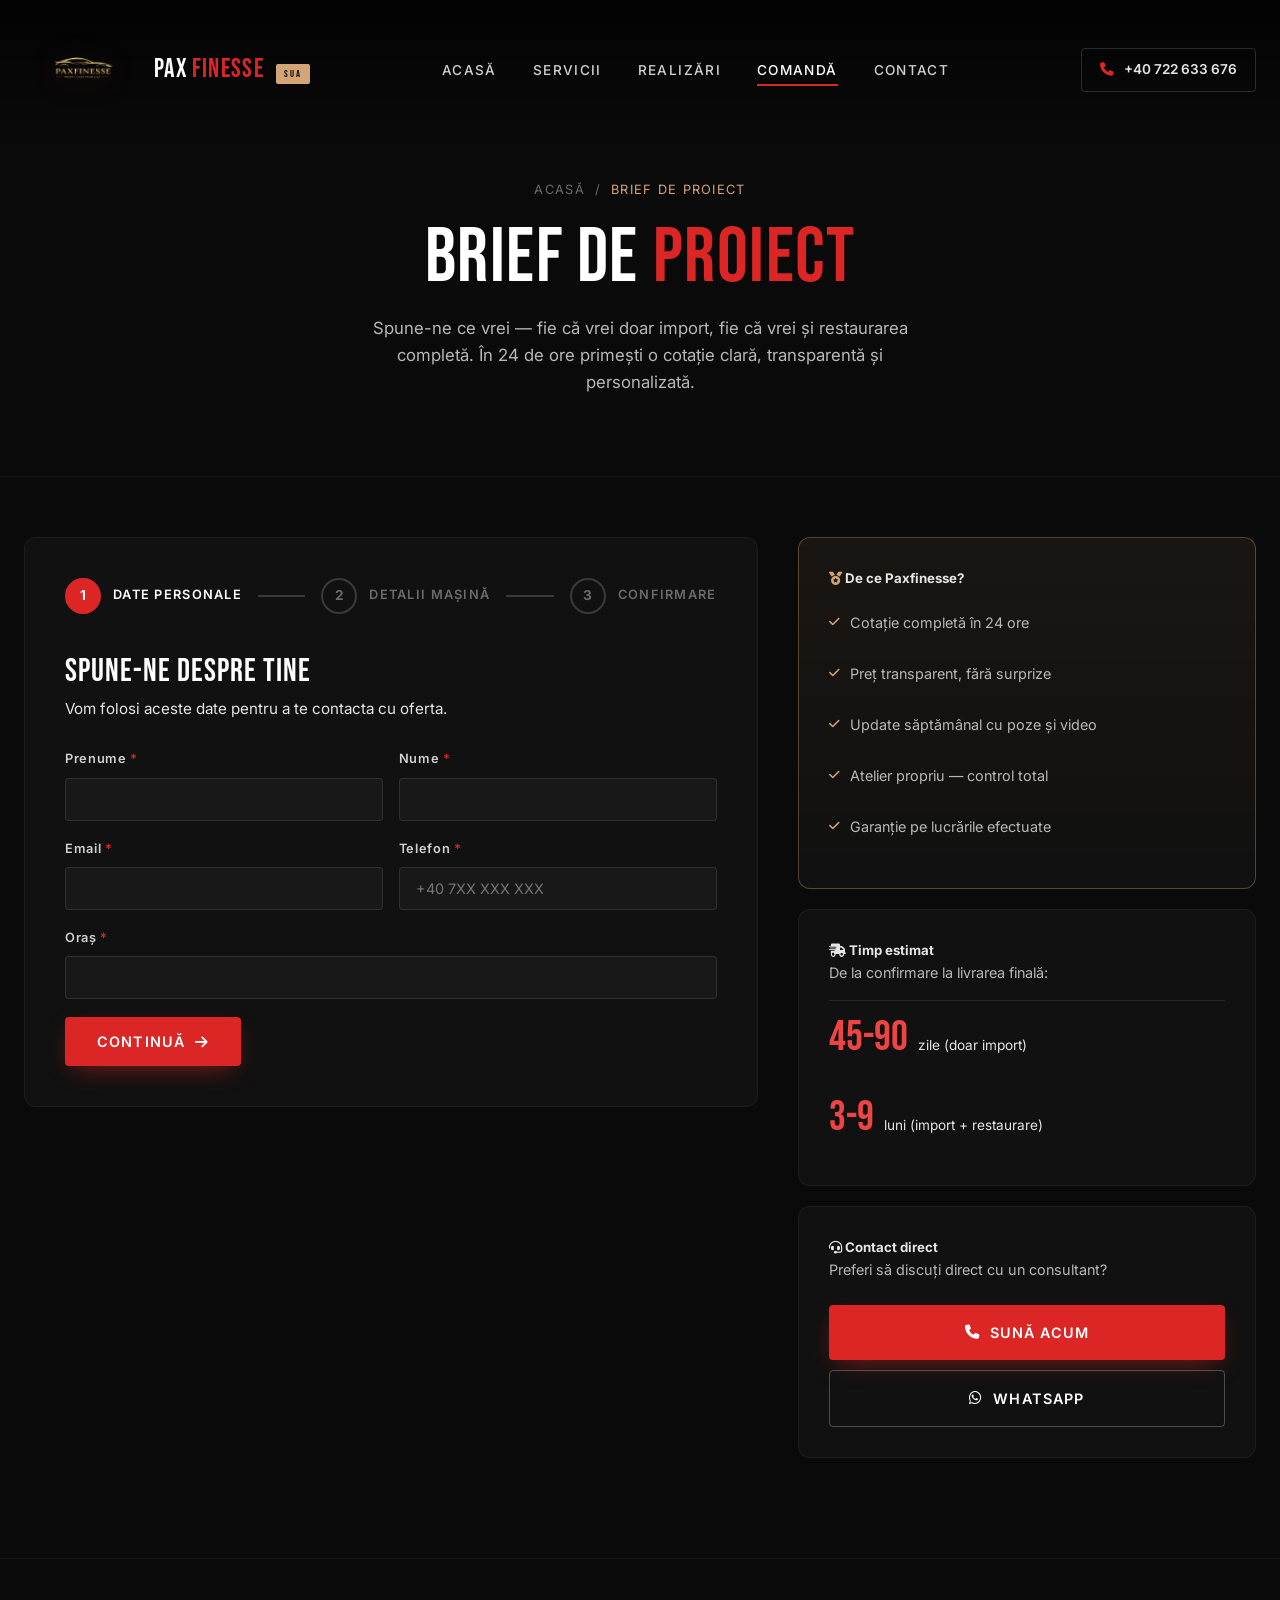
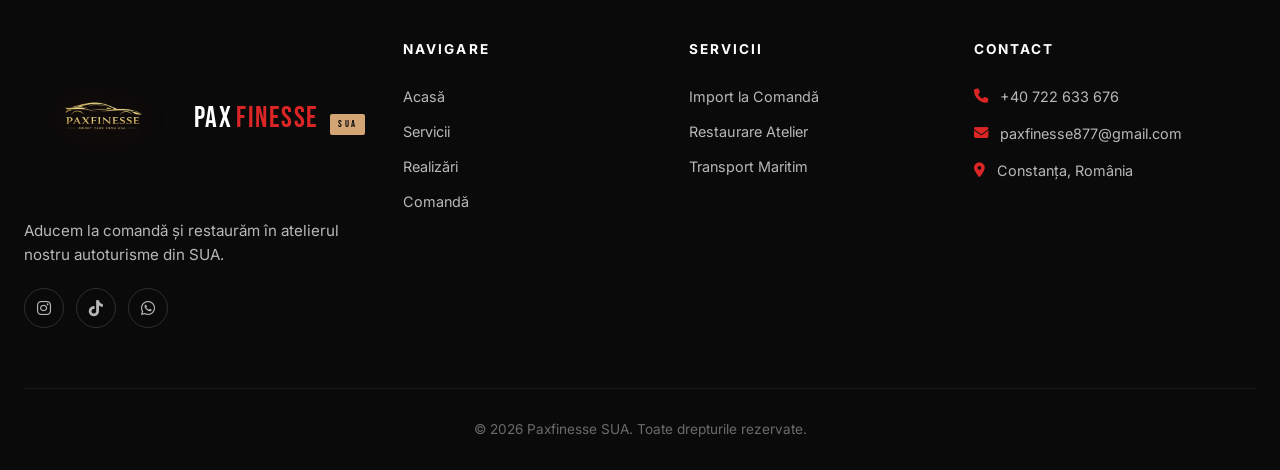
<file: comanda.html>
<!DOCTYPE html>
<html lang="ro">
<head>
    <meta charset="UTF-8">
    <meta name="viewport" content="width=device-width, initial-scale=1.0">
    <title>Brief de Proiect — Paxfinesse SUA</title>
    <link rel="preconnect" href="https://fonts.googleapis.com">
    <link rel="preconnect" href="https://fonts.gstatic.com" crossorigin>
    <link href="https://fonts.googleapis.com/css2?family=Bebas+Neue&family=Inter:wght@300;400;500;600;700;800&family=Playfair+Display:ital,wght@1,400;1,500&display=swap" rel="stylesheet">
    <link rel="stylesheet" href="https://cdnjs.cloudflare.com/ajax/libs/font-awesome/6.5.0/css/all.min.css">
    <link rel="stylesheet" href="css/style.css">
</head>
<body>

<!-- NAVBAR -->
<nav class="navbar scrolled" id="navbar">
    <div class="nav-inner">
        <a href="index.html" class="brand">
            <img src="assets/paxfinesse-logo.png" alt="Paxfinesse SUA" class="brand-logo">
            <span class="brand-text">
                <span class="b-pax">PAX</span><span class="b-fin">FINESSE</span>
                <span class="b-sua">SUA</span>
            </span>
        </a>
        <ul class="nav-menu" id="navMenu">
            <li><a href="index.html">Acasă</a></li>
            <li><a href="index.html#servicii">Servicii</a></li>
            <li><a href="stoc.html">Realizări</a></li>
            <li><a href="comanda.html" class="active">Comandă</a></li>
            <li><a href="index.html#contact">Contact</a></li>
        </ul>
        <div class="nav-cta">
            <a href="tel:+40722633676" class="nav-phone">
                <i class="fas fa-phone"></i>
                <span>+40 722 633 676</span>
            </a>
            <button class="hamburger" id="burger" aria-label="Meniu">
                <span></span><span></span><span></span>
            </button>
        </div>
    </div>
</nav>

<!-- PAGE HERO -->
<section class="page-hero">
    <div class="container">
        <div class="page-hero-inner">
            <div class="breadcrumb">
                <a href="index.html">Acasă</a> / <span>Brief de Proiect</span>
            </div>
            <h1>Brief de <span class="text-red">Proiect</span></h1>
            <p>Spune-ne ce vrei — fie că vrei doar import, fie că vrei și restaurarea completă. În 24 de ore primești o cotație clară, transparentă și personalizată.</p>
        </div>
    </div>
</section>

<!-- ORDER -->
<section class="order-section">
    <div class="container">
        <div class="order-layout">

            <!-- LEFT: Form -->
            <div class="order-card">

                <!-- Steps bar -->
                <div class="steps-bar">
                    <div class="step-item active" data-step="1">
                        <div class="step-num">1</div>
                        <div class="step-label">Date Personale</div>
                    </div>
                    <div class="step-line"></div>
                    <div class="step-item" data-step="2">
                        <div class="step-num">2</div>
                        <div class="step-label">Detalii Mașină</div>
                    </div>
                    <div class="step-line"></div>
                    <div class="step-item" data-step="3">
                        <div class="step-num">3</div>
                        <div class="step-label">Confirmare</div>
                    </div>
                </div>

                <form id="orderForm" action="https://formsubmit.co/paxfinesse877@gmail.com" method="POST" novalidate>
                    <input type="hidden" name="_subject" id="hidden_subject">
                    <input type="hidden" name="_replyto" id="hidden_replyto">
                    <input type="hidden" name="message" id="hidden_message">
                    <input type="hidden" name="_captcha" value="false">
                    <input type="hidden" name="_template" value="table">
                    <input type="text" name="_honey" style="display:none" tabindex="-1" autocomplete="off">

                    <!-- STEP 1 -->
                    <div class="form-step active" data-step="1">
                        <h3 class="form-step-title">Spune-ne despre tine</h3>
                        <p class="form-step-sub">Vom folosi aceste date pentru a te contacta cu oferta.</p>

                        <div class="form-row">
                            <div class="form-group">
                                <label>Prenume <span class="text-red">*</span></label>
                                <input type="text" class="text-input" name="firstName" id="firstName" required>
                            </div>
                            <div class="form-group">
                                <label>Nume <span class="text-red">*</span></label>
                                <input type="text" class="text-input" name="lastName" id="lastName" required>
                            </div>
                        </div>

                        <div class="form-row">
                            <div class="form-group">
                                <label>Email <span class="text-red">*</span></label>
                                <input type="email" class="text-input" name="email" id="email" required>
                            </div>
                            <div class="form-group">
                                <label>Telefon <span class="text-red">*</span></label>
                                <input type="tel" class="text-input" name="phone" id="phone" required placeholder="+40 7XX XXX XXX">
                            </div>
                        </div>

                        <div class="form-group">
                            <label>Oraș <span class="text-red">*</span></label>
                            <input type="text" class="text-input" name="city" id="city" required>
                        </div>

                        <div class="form-actions">
                            <span></span>
                            <button type="button" class="btn btn-primary" data-next>
                                Continuă <i class="fas fa-arrow-right"></i>
                            </button>
                        </div>
                    </div>

                    <!-- STEP 2 -->
                    <div class="form-step" data-step="2">
                        <h3 class="form-step-title">Detalii despre proiectul tău</h3>
                        <p class="form-step-sub">Cu cât mai multe detalii, cu atât mai bună oferta noastră.</p>

                        <div class="form-group">
                            <label>Ce serviciu vrei? <span class="text-red">*</span></label>
                            <div class="service-choice">
                                <label class="choice-card">
                                    <input type="radio" name="serviceType" value="import" required>
                                    <span class="choice-content">
                                        <i class="fas fa-flag-usa"></i>
                                        <strong>Doar Import</strong>
                                        <small>O găsim, o aducem, o înmatriculăm</small>
                                    </span>
                                </label>
                                <label class="choice-card">
                                    <input type="radio" name="serviceType" value="full" required>
                                    <span class="choice-content">
                                        <i class="fas fa-tools"></i>
                                        <strong>Import + Restaurare</strong>
                                        <small>Pachet complet în atelierul nostru</small>
                                    </span>
                                </label>
                                <label class="choice-card">
                                    <input type="radio" name="serviceType" value="consult" required>
                                    <span class="choice-content">
                                        <i class="fas fa-comments"></i>
                                        <strong>Consultanță</strong>
                                        <small>Nu sunt încă sigur, vreau să discutăm</small>
                                    </span>
                                </label>
                            </div>
                        </div>

                        <div class="form-row">
                            <div class="form-group">
                                <label>Marca <span class="text-red">*</span></label>
                                <input type="text" class="text-input" name="carBrand" id="carBrand" required placeholder="Ex: Ford, Chevy, Dodge...">
                            </div>
                            <div class="form-group">
                                <label>Model <span class="text-red">*</span></label>
                                <input type="text" class="text-input" name="carModel" id="carModel" required placeholder="Ex: Mustang, Camaro, Charger">
                            </div>
                        </div>

                        <div class="form-row">
                            <div class="form-group">
                                <label>An (sau interval)</label>
                                <input type="text" class="text-input" name="carYear" id="carYear" placeholder="Ex: 2018-2022 sau 1969">
                            </div>
                            <div class="form-group">
                                <label>Buget total (€) <span class="text-red">*</span></label>
                                <input type="text" class="text-input" name="budget" id="budget" required placeholder="Ex: 50000">
                            </div>
                        </div>

                        <div class="form-group">
                            <label>Stare finală dorită</label>
                            <select class="select-input" name="desiredCondition" id="desiredCondition">
                                <option value="">Alege starea dorită...</option>
                                <option value="daily">Daily driver — fiabil, frumos, gata de drum</option>
                                <option value="showroom">Showroom — perfect, ca nouă</option>
                                <option value="resto-mod">Resto-Mod — vintage cu interior modern</option>
                                <option value="track">Track-ready — modificări de performanță</option>
                                <option value="concours">Concours — restaurare la nivel de muzeu</option>
                                <option value="original">Original — doar păstrat și îmbunătățit</option>
                            </select>
                        </div>

                        <div class="form-row">
                            <div class="form-group">
                                <label>Culoare preferată</label>
                                <input type="text" class="text-input" name="carColor" id="carColor" placeholder="Ex: Negru, Roșu Granat">
                            </div>
                            <div class="form-group">
                                <label>VIN (dacă ai deja o mașină identificată)</label>
                                <input type="text" class="text-input" name="vinNumber" id="vinNumber" placeholder="17 caractere">
                            </div>
                        </div>

                        <div class="form-group">
                            <label>Note suplimentare / Modificări dorite</label>
                            <textarea class="text-input" name="extras" id="extras" rows="4" placeholder="Ex: jante 20'', eșapament aftermarket, scaune din piele, panoramic, lift kit..."></textarea>
                        </div>

                        <div class="form-actions">
                            <button type="button" class="btn btn-outline" data-prev>
                                <i class="fas fa-arrow-left"></i> Înapoi
                            </button>
                            <button type="button" class="btn btn-primary" data-next>
                                Continuă <i class="fas fa-arrow-right"></i>
                            </button>
                        </div>
                    </div>

                    <!-- STEP 3 -->
                    <div class="form-step" data-step="3">
                        <h3 class="form-step-title">Verifică și trimite</h3>
                        <p class="form-step-sub">Asigură-te că toate datele sunt corecte înainte de a trimite.</p>

                        <div class="review-block" id="reviewBlock"></div>

                        <div class="checkbox-row" style="margin-top:24px">
                            <input type="checkbox" id="agreeTerms" required>
                            <label for="agreeTerms">
                                Sunt de acord cu <a href="#" style="color:var(--red-bright)">termenii și condițiile</a> serviciului.
                            </label>
                        </div>

                        <div class="checkbox-row">
                            <input type="checkbox" id="agreeGdpr">
                            <label for="agreeGdpr">
                                Doresc să primesc oferte periodice prin email (opțional).
                            </label>
                        </div>

                        <div class="form-actions">
                            <button type="button" class="btn btn-outline" data-prev>
                                <i class="fas fa-arrow-left"></i> Înapoi
                            </button>
                            <button type="submit" class="btn btn-primary">
                                <i class="fas fa-paper-plane"></i> Trimite Cererea
                            </button>
                        </div>
                    </div>

                </form>

                <!-- Success state -->
                <div class="success-state" id="successState" style="display:none">
                    <div class="success-ico">
                        <i class="fas fa-check"></i>
                    </div>
                    <h2>Briful tău a fost trimis!</h2>
                    <p>Mulțumim! Un consultant Paxfinesse SUA te va contacta în maxim 24 de ore cu o cotație completă și opțiuni de proiect.</p>
                    <a href="stoc.html" class="btn btn-primary">
                        <i class="fas fa-images"></i> Explorează Realizările
                    </a>
                </div>

            </div>

            <!-- RIGHT: Aside -->
            <aside class="order-aside">

                <div class="aside-card gold">
                    <h5><i class="fas fa-medal"></i> De ce Paxfinesse?</h5>
                    <ul class="aside-list">
                        <li><i class="fas fa-check"></i> Cotație completă în 24 ore</li>
                        <li><i class="fas fa-check"></i> Preț transparent, fără surprize</li>
                        <li><i class="fas fa-check"></i> Update săptămânal cu poze și video</li>
                        <li><i class="fas fa-check"></i> Atelier propriu — control total</li>
                        <li><i class="fas fa-check"></i> Garanție pe lucrările efectuate</li>
                    </ul>
                </div>

                <div class="aside-card">
                    <h5><i class="fas fa-shipping-fast"></i> Timp estimat</h5>
                    <p>De la confirmare la livrarea finală:</p>
                    <div class="aside-stat">
                        <span class="big">45-90</span>
                        <span class="small">zile (doar import)</span>
                    </div>
                    <div class="aside-stat" style="border-top:none;padding-top:6px">
                        <span class="big">3-9</span>
                        <span class="small">luni (import + restaurare)</span>
                    </div>
                </div>

                <div class="aside-card">
                    <h5><i class="fas fa-headset"></i> Contact direct</h5>
                    <p>Preferi să discuți direct cu un consultant?</p>
                    <a href="tel:+40722633676" class="btn btn-primary btn-block" style="margin-top:14px">
                        <i class="fas fa-phone"></i> Sună Acum
                    </a>
                    <a href="https://wa.me/40722633676" class="btn btn-outline btn-block" style="margin-top:10px">
                        <i class="fab fa-whatsapp"></i> WhatsApp
                    </a>
                </div>

            </aside>

        </div>
    </div>
</section>

<!-- FOOTER -->
<footer class="footer" id="contact">
    <div class="container">
        <div class="footer-grid">
            <div class="footer-about">
                <a href="index.html" class="brand brand-footer">
                    <img src="assets/paxfinesse-logo.png" alt="Paxfinesse SUA" class="brand-logo">
                    <span class="brand-text">
                        <span class="b-pax">PAX</span><span class="b-fin">FINESSE</span>
                        <span class="b-sua">SUA</span>
                    </span>
                </a>
                <p>Aducem la comandă și restaurăm în atelierul nostru autoturisme din SUA.</p>
                <div class="socials">
                    <a href="https://www.instagram.com/paxfinessepax/" target="_blank" rel="noopener noreferrer" aria-label="Instagram"><i class="fab fa-instagram"></i></a>
                    <a href="https://www.tiktok.com/@paxfinesse?_t=ZN-8yZHqIfmm4E&_r=1&fbclid=PAZXh0bgNhZW0CMTEAc3J0YwZhcHBfaWQPOTM2NjE5NzQzMzkyNDU5AAGn2TuDAbLvphgei1O01tbaapVm8dabhwW_PqKula9Um7e5-4xDob9JzGexZbg_aem_R9yHzOPv0Os4jZHswV5WrA" target="_blank" rel="noopener noreferrer" aria-label="TikTok"><i class="fab fa-tiktok"></i></a>
                    <a href="#" aria-label="WhatsApp"><i class="fab fa-whatsapp"></i></a>
                </div>
            </div>
            <div>
                <h5>Navigare</h5>
                <div class="footer-links">
                    <a href="index.html">Acasă</a>
                    <a href="index.html#servicii">Servicii</a>
                    <a href="stoc.html">Realizări</a>
                    <a href="comanda.html">Comandă</a>
                </div>
            </div>
            <div>
                <h5>Servicii</h5>
                <div class="footer-links">
                    <a href="index.html#servicii">Import la Comandă</a>
                    <a href="index.html#servicii">Restaurare Atelier</a>
                    <a href="index.html#detalii-servicii">Transport Maritim</a>
                </div>
            </div>
            <div>
                <h5>Contact</h5>
                <ul class="footer-contact">
                    <li><i class="fas fa-phone"></i> +40 722 633 676</li>
                    <li><i class="fas fa-envelope"></i> paxfinesse877@gmail.com</li>
                    <li><i class="fas fa-map-marker-alt"></i> Constanța, România</li>
                </ul>
            </div>
        </div>
        <div class="footer-bottom">
            <p>&copy; 2026 Paxfinesse SUA. Toate drepturile rezervate.</p>
        </div>
    </div>
</footer>

<script src="js/main.js"></script>
</body>
</html>
</file>
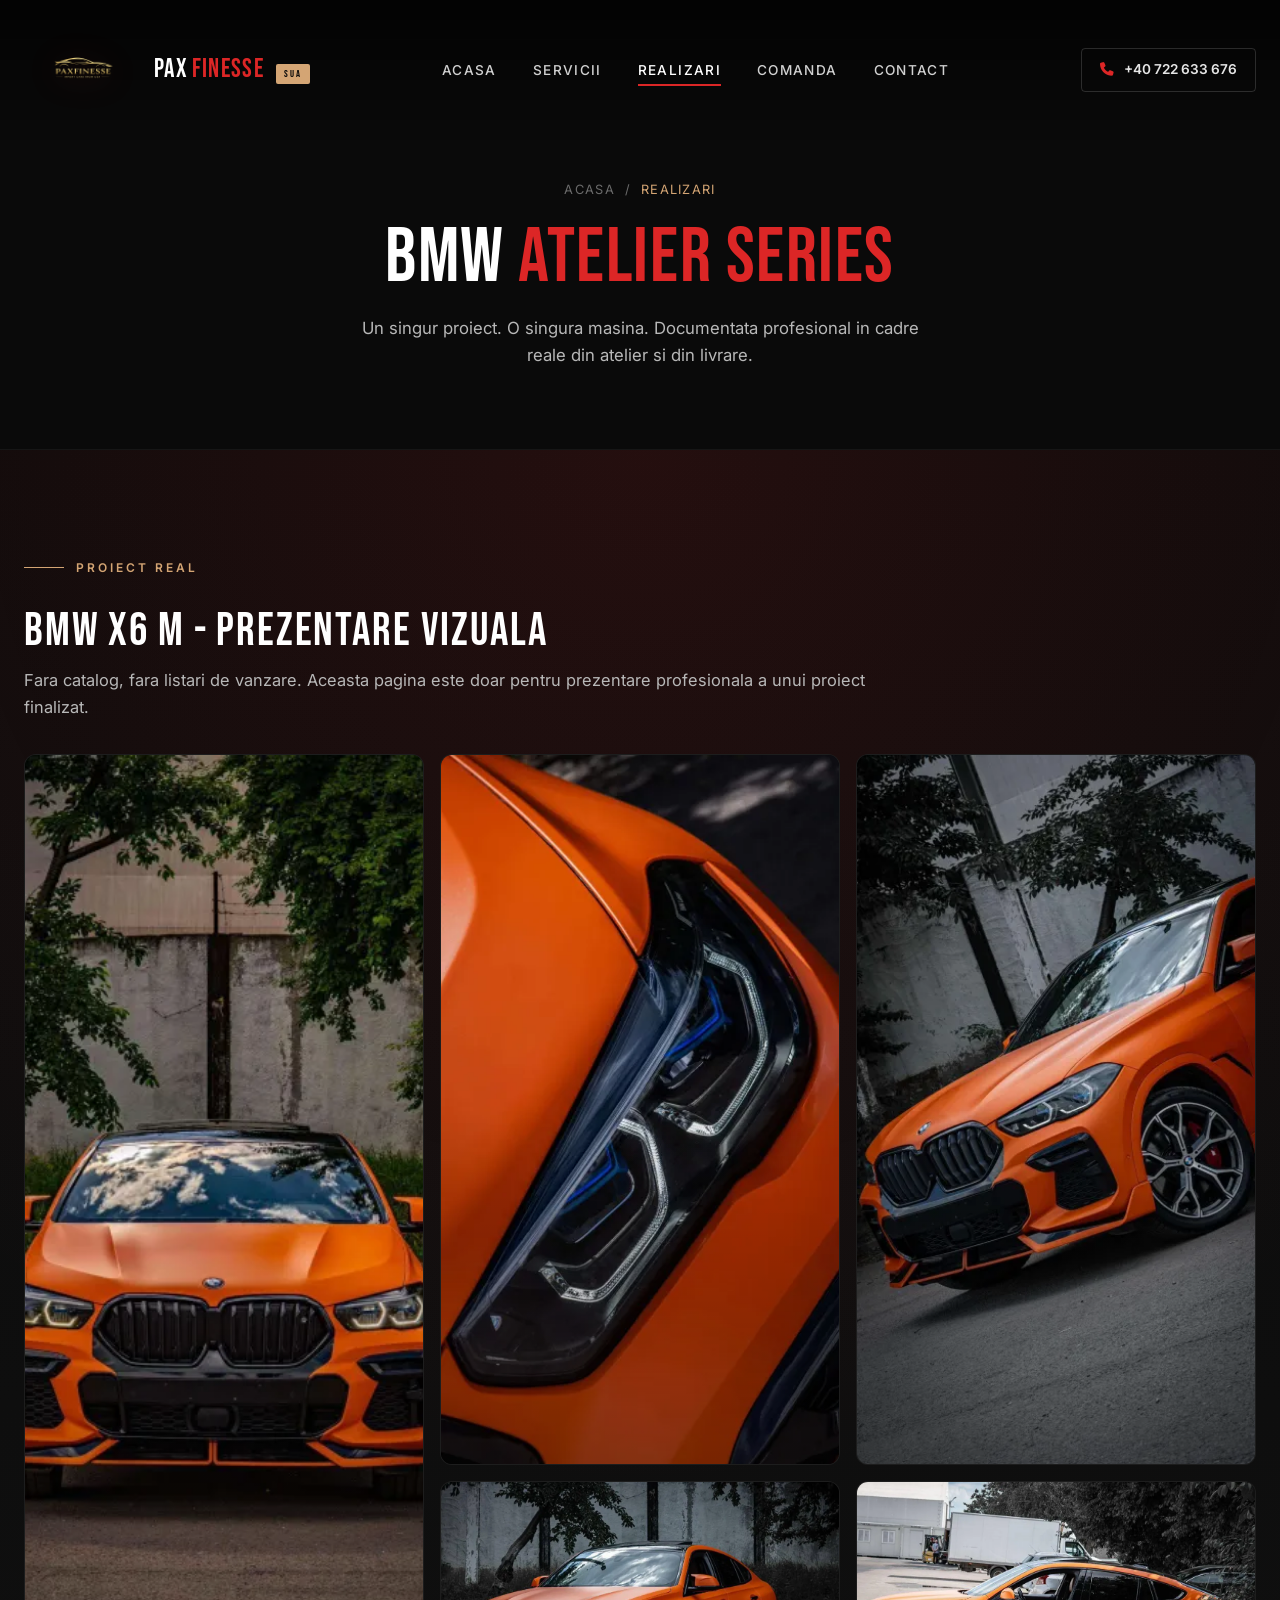
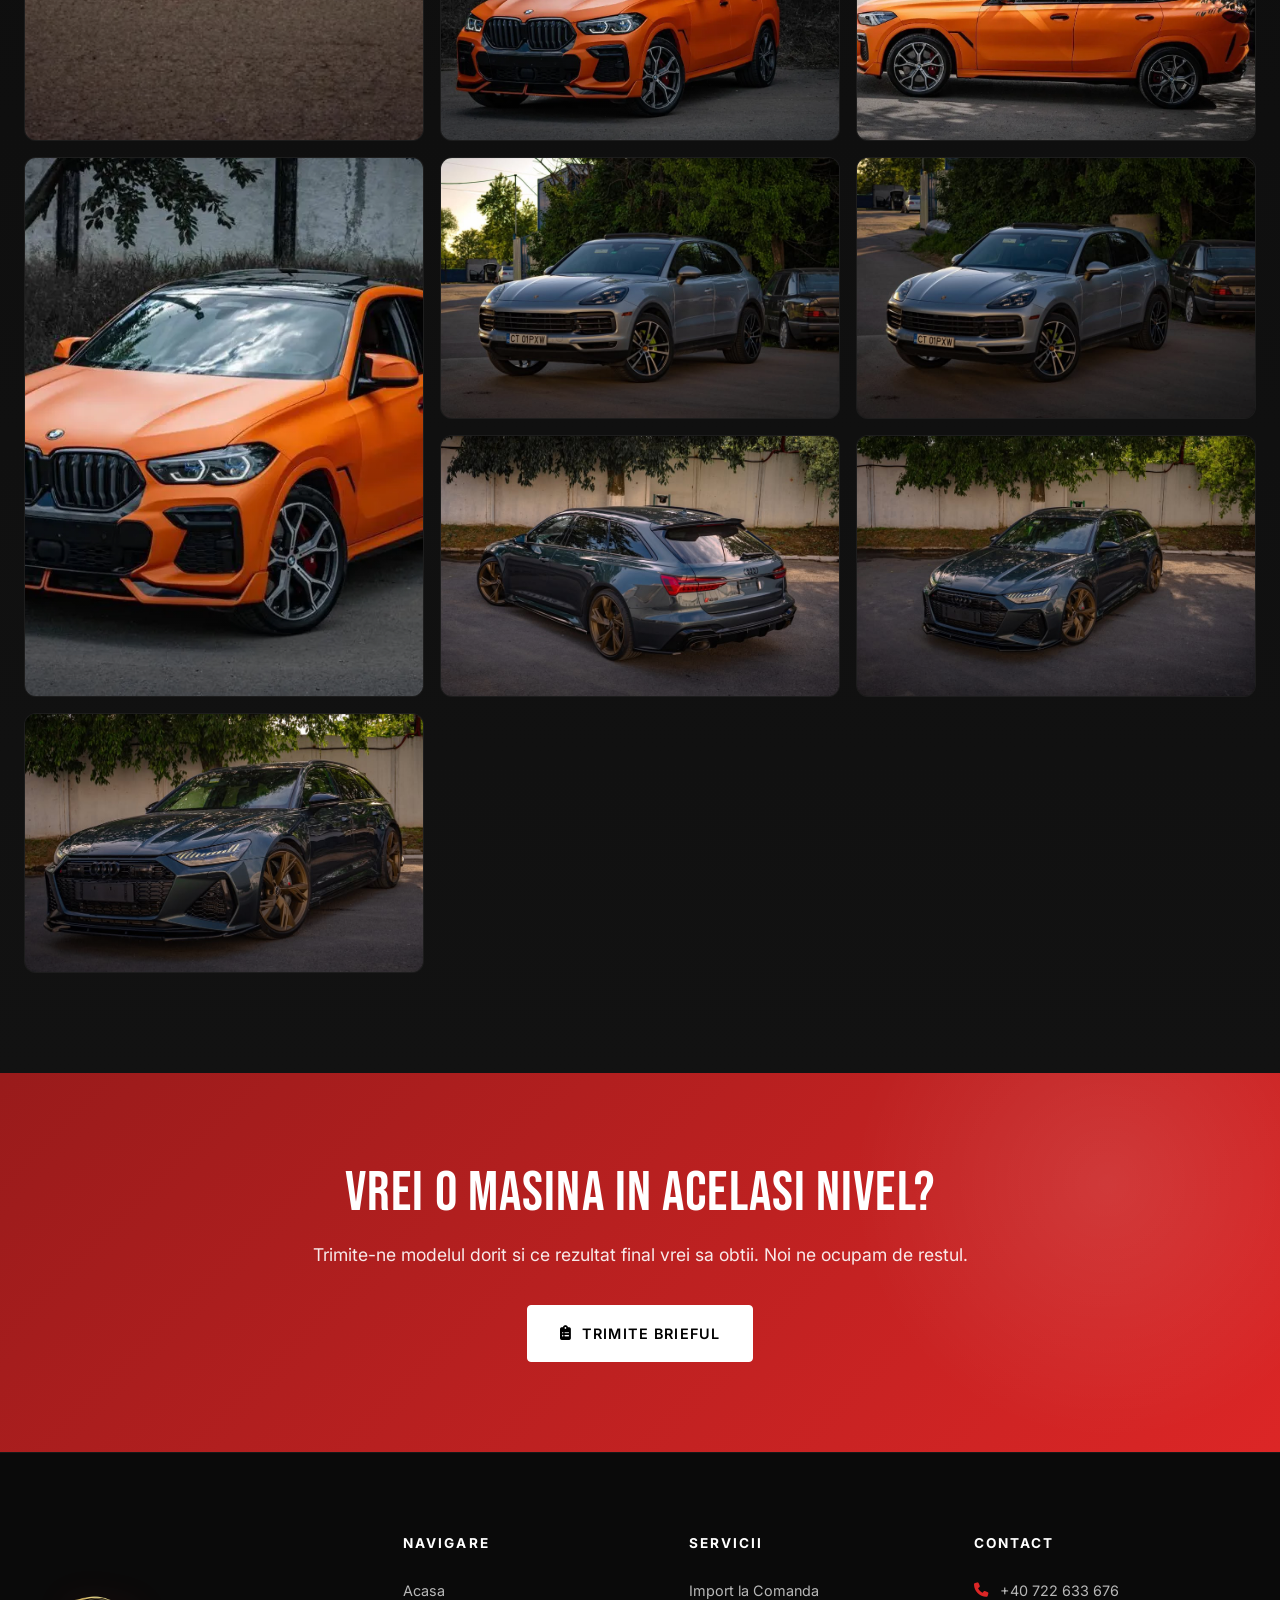
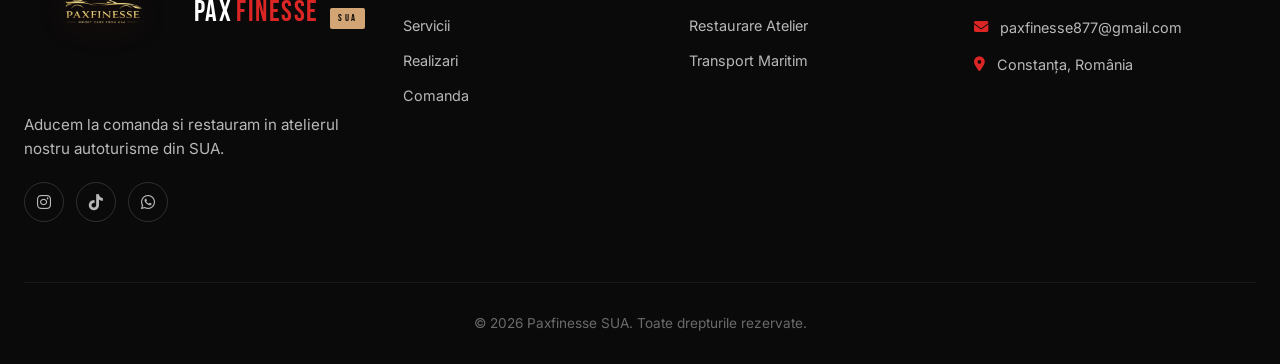
<file: stoc.html>
<!DOCTYPE html>
<html lang="ro">
<head>
    <meta charset="UTF-8">
    <meta name="viewport" content="width=device-width, initial-scale=1.0">
    <title>Realizari BMW - Paxfinesse SUA</title>
    <link rel="preconnect" href="https://fonts.googleapis.com">
    <link rel="preconnect" href="https://fonts.gstatic.com" crossorigin>
    <link href="https://fonts.googleapis.com/css2?family=Bebas+Neue&family=Inter:wght@300;400;500;600;700;800&family=Playfair+Display:ital,wght@1,400;1,500&display=swap" rel="stylesheet">
    <link rel="stylesheet" href="https://cdnjs.cloudflare.com/ajax/libs/font-awesome/6.5.0/css/all.min.css">
    <link rel="stylesheet" href="css/style.css">
</head>
<body>

<nav class="navbar scrolled" id="navbar">
    <div class="nav-inner">
        <a href="index.html" class="brand">
            <img src="assets/paxfinesse-logo.png" alt="Paxfinesse SUA" class="brand-logo">
            <span class="brand-text">
                <span class="b-pax">PAX</span><span class="b-fin">FINESSE</span>
                <span class="b-sua">SUA</span>
            </span>
        </a>
        <ul class="nav-menu" id="navMenu">
            <li><a href="index.html">Acasa</a></li>
            <li><a href="index.html#servicii">Servicii</a></li>
            <li><a href="stoc.html" class="active">Realizari</a></li>
            <li><a href="comanda.html">Comanda</a></li>
            <li><a href="index.html#contact">Contact</a></li>
        </ul>
        <div class="nav-cta">
            <a href="tel:+40722633676" class="nav-phone">
                <i class="fas fa-phone"></i>
                <span>+40 722 633 676</span>
            </a>
            <button class="hamburger" id="burger" aria-label="Meniu">
                <span></span><span></span><span></span>
            </button>
        </div>
    </div>
</nav>

<section class="page-hero">
    <div class="container">
        <div class="page-hero-inner">
            <div class="breadcrumb">
                <a href="index.html">Acasa</a> / <span>Realizari</span>
            </div>
            <h1>BMW <span class="text-red">Atelier Series</span></h1>
            <p>Un singur proiect. O singura masina. Documentata profesional in cadre reale din atelier si din livrare.</p>
        </div>
    </div>
</section>

<section class="bmw-showcase">
    <div class="container">
        <div class="showcase-head">
            <span class="section-tag">Proiect Real</span>
            <h2>BMW X6 M - prezentare vizuala</h2>
            <p>
                Fara catalog, fara listari de vanzare. Aceasta pagina este doar pentru prezentare profesionala a unui proiect finalizat.
            </p>
        </div>

        <div class="bmw-grid">
            <figure class="bmw-shot tall">
                <img src="assets/IMG_20260612_000949_321.webp" alt="BMW X6 M frontal" loading="lazy">
            </figure>
            <figure class="bmw-shot">
                <img src="assets/IMG_20260612_000946_788.webp" alt="BMW X6 M detaliu far" loading="lazy">
            </figure>
            <figure class="bmw-shot">
                <img src="assets/IMG_20260612_000951_574.webp" alt="BMW X6 M perspectiva fata stanga" loading="lazy">
            </figure>
            <figure class="bmw-shot">
                <img src="assets/IMG_20260612_000953_868.webp" alt="BMW X6 M detaliu lateral" loading="lazy">
            </figure>
            <figure class="bmw-shot">
                <img src="assets/IMG_20260612_000956_229.webp" alt="BMW X6 M cadru artistic" loading="lazy">
            </figure>
            <figure class="bmw-shot tall">
                <img src="assets/IMG_20260612_000958_269.webp" alt="BMW X6 M cadru complet" loading="lazy">
            </figure>
            <figure class="bmw-shot">
                <img src="assets/SaveClip.App_711075610_18354099130211871_6722053334261822704_n.jpg" alt="BMW X6 M cadru nou 1" loading="lazy">
            </figure>
            <figure class="bmw-shot">
                <img src="assets/SaveClip.App_713584309_18354099118211871_6463940160038033407_n.jpg" alt="BMW X6 M cadru nou 2" loading="lazy">
            </figure>
            <figure class="bmw-shot">
                <img src="assets/SaveClip.App_720065084_18355068247211871_617337419636845752_n.jpg" alt="BMW X6 M cadru nou 3" loading="lazy">
            </figure>
            <figure class="bmw-shot">
                <img src="assets/SaveClip.App_720509391_18355068220211871_6113708146447368324_n.jpg" alt="BMW X6 M cadru nou 4" loading="lazy">
            </figure>
            <figure class="bmw-shot">
                <img src="assets/SaveClip.App_720588480_18355068226211871_8601685038327622659_n.jpg" alt="BMW X6 M cadru nou 5" loading="lazy">
            </figure>
        </div>
    </div>
</section>

<section class="cta-banner">
    <div class="container">
        <div class="cta-content">
            <h2>Vrei o masina in acelasi nivel?</h2>
            <p>Trimite-ne modelul dorit si ce rezultat final vrei sa obtii. Noi ne ocupam de restul.</p>
            <a href="comanda.html" class="btn btn-outline" style="background:#fff;color:#000;border-color:#fff">
                <i class="fas fa-clipboard-list"></i> Trimite Brieful
            </a>
        </div>
    </div>
</section>

<footer class="footer" id="contact">
    <div class="container">
        <div class="footer-grid">
            <div class="footer-about">
                <a href="index.html" class="brand brand-footer">
                    <img src="assets/paxfinesse-logo.png" alt="Paxfinesse SUA" class="brand-logo">
                    <span class="brand-text">
                        <span class="b-pax">PAX</span><span class="b-fin">FINESSE</span>
                        <span class="b-sua">SUA</span>
                    </span>
                </a>
                <p>Aducem la comanda si restauram in atelierul nostru autoturisme din SUA.</p>
                <div class="socials">
                    <a href="https://www.instagram.com/paxfinessepax/" target="_blank" rel="noopener noreferrer" aria-label="Instagram"><i class="fab fa-instagram"></i></a>
                    <a href="https://www.tiktok.com/@paxfinesse?_t=ZN-8yZHqIfmm4E&_r=1&fbclid=PAZXh0bgNhZW0CMTEAc3J0YwZhcHBfaWQPOTM2NjE5NzQzMzkyNDU5AAGn2TuDAbLvphgei1O01tbaapVm8dabhwW_PqKula9Um7e5-4xDob9JzGexZbg_aem_R9yHzOPv0Os4jZHswV5WrA" target="_blank" rel="noopener noreferrer" aria-label="TikTok"><i class="fab fa-tiktok"></i></a>
                    <a href="#" aria-label="WhatsApp"><i class="fab fa-whatsapp"></i></a>
                </div>
            </div>
            <div>
                <h5>Navigare</h5>
                <div class="footer-links">
                    <a href="index.html">Acasa</a>
                    <a href="index.html#servicii">Servicii</a>
                    <a href="stoc.html">Realizari</a>
                    <a href="comanda.html">Comanda</a>
                </div>
            </div>
            <div>
                <h5>Servicii</h5>
                <div class="footer-links">
                    <a href="index.html#servicii">Import la Comanda</a>
                    <a href="index.html#servicii">Restaurare Atelier</a>
                    <a href="index.html#detalii-servicii">Transport Maritim</a>
                </div>
            </div>
            <div>
                <h5>Contact</h5>
                <ul class="footer-contact">
                    <li><i class="fas fa-phone"></i> +40 722 633 676</li>
                    <li><i class="fas fa-envelope"></i> paxfinesse877@gmail.com</li>
                    <li><i class="fas fa-map-marker-alt"></i> Constanța, România</li>
                </ul>
            </div>
        </div>
        <div class="footer-bottom">
            <p>&copy; 2026 Paxfinesse SUA. Toate drepturile rezervate.</p>
        </div>
    </div>
</footer>

<script>
(() => {
    const nav = document.getElementById('navbar');
    const burger = document.getElementById('burger');
    const menu = document.getElementById('navMenu');

    const onScroll = () => nav.classList.toggle('scrolled', window.scrollY > 30);
    window.addEventListener('scroll', onScroll, { passive: true });
    onScroll();

    burger.addEventListener('click', () => {
        burger.classList.toggle('active');
        menu.classList.toggle('open');
    });

    menu.querySelectorAll('a').forEach((a) => {
        a.addEventListener('click', () => {
            burger.classList.remove('active');
            menu.classList.remove('open');
        });
    });
})();
</script>
</body>
</html>
</file>
<file: css/style.css>
/* ==========================================================================
   PAXFINESSE SUA — Premium Car Import Stylesheet
   Palette: jet black, crimson red, champagne gold accent
   ========================================================================== */

/* ---------- RESET ---------- */
*, *::before, *::after { margin: 0; padding: 0; box-sizing: border-box; }
html { scroll-behavior: smooth; -webkit-text-size-adjust: 100%; }
body {
    font-family: 'Inter', -apple-system, BlinkMacSystemFont, sans-serif;
    background: #0a0a0a;
    color: #e5e5e5;
    line-height: 1.6;
    overflow-x: hidden;
    -webkit-font-smoothing: antialiased;
}
img, svg { max-width: 100%; display: block; }
a { color: inherit; text-decoration: none; transition: color .25s ease; }
button { font-family: inherit; cursor: pointer; border: none; background: none; color: inherit; }
input, select, textarea { font-family: inherit; font-size: 1rem; }
ul { list-style: none; }

/* ---------- TOKENS ---------- */
:root {
    --black: #0a0a0a;
    --black-2: #111111;
    --black-3: #181818;
    --gray-900: #1f1f1f;
    --gray-800: #2a2a2a;
    --gray-700: #3a3a3a;
    --gray-500: #6b6b6b;
    --gray-300: #b8b8b8;
    --gray-200: #d1d1d1;
    --white: #ffffff;
    --red: #dc2626;
    --red-bright: #ef4444;
    --red-dark: #991b1b;
    --gold: #d4a574;
    --gold-bright: #e6bd8a;

    --font-body: 'Inter', sans-serif;
    --font-display: 'Bebas Neue', 'Inter', sans-serif;
    --font-serif: 'Playfair Display', serif;

    --container: 1280px;
    --radius: 4px;
    --radius-lg: 12px;
    --transition: cubic-bezier(.4,0,.2,1);

    --shadow-lg: 0 25px 50px -12px rgba(0,0,0,0.5);
    --shadow-red: 0 12px 40px -10px rgba(220,38,38,0.45);
}

/* ---------- TYPOGRAPHY ---------- */
h1, h2, h3, h4 { font-family: var(--font-display); font-weight: 400; letter-spacing: 0.02em; color: var(--white); line-height: 1.1; }
.text-red { color: var(--red); }
.text-gold { color: var(--gold); }
.text-white { color: var(--white); }

/* ---------- LAYOUT ---------- */
.container {
    width: 100%;
    max-width: var(--container);
    margin: 0 auto;
    padding: 0 24px;
}
.section { padding: 100px 0; }
.section-tag {
    display: inline-flex;
    align-items: center;
    gap: 12px;
    font-size: 0.75rem;
    font-weight: 600;
    letter-spacing: 0.25em;
    text-transform: uppercase;
    color: var(--gold);
    margin-bottom: 20px;
}
.section-tag::before {
    content: '';
    width: 40px; height: 1px;
    background: var(--gold);
}
.section-header { text-align: center; max-width: 720px; margin: 0 auto 70px; }
.section-header h2 {
    font-size: clamp(2.2rem, 4.5vw, 3.8rem);
    margin-bottom: 16px;
}
.section-header p { color: var(--gray-300); font-size: 1.05rem; }

/* ---------- BUTTONS ---------- */
.btn {
    display: inline-flex;
    align-items: center;
    justify-content: center;
    gap: 10px;
    padding: 16px 32px;
    font-weight: 600;
    font-size: 0.9rem;
    letter-spacing: 0.08em;
    text-transform: uppercase;
    border-radius: var(--radius);
    transition: all .3s var(--transition);
    position: relative;
    overflow: hidden;
    cursor: pointer;
}
.btn-primary {
    background: var(--red);
    color: var(--white);
    box-shadow: 0 8px 24px -8px rgba(220,38,38,0.6);
}
.btn-primary:hover {
    background: var(--red-bright);
    transform: translateY(-2px);
    box-shadow: 0 14px 32px -8px rgba(220,38,38,0.7);
}
.btn-outline {
    background: transparent;
    color: var(--white);
    border: 1px solid rgba(255,255,255,0.25);
}
.btn-outline:hover {
    background: var(--white);
    color: var(--black);
    border-color: var(--white);
}
.btn-gold {
    background: var(--gold);
    color: var(--black);
}
.btn-gold:hover { background: var(--gold-bright); transform: translateY(-2px); }
.btn-sm { padding: 11px 22px; font-size: 0.75rem; }
.btn-block { width: 100%; }

/* ==========================================================================
   NAVBAR
   ========================================================================== */
.navbar {
    position: fixed;
    top: 0; left: 0; right: 0;
    z-index: 1000;
    padding: 10px 0;
    transition: all .4s var(--transition);
    background: linear-gradient(180deg, rgba(0,0,0,0.7) 0%, transparent 100%);
}
.navbar.scrolled {
    padding: 8px 0;
    background: rgba(10,10,10,0.95);
    backdrop-filter: blur(20px);
    -webkit-backdrop-filter: blur(20px);
    border-bottom: 1px solid rgba(255,255,255,0.06);
}
.nav-inner {
    max-width: var(--container);
    margin: 0 auto;
    padding: 0 24px;
    display: flex;
    align-items: center;
    justify-content: space-between;
    gap: 30px;
}
.brand {
    display: flex;
    align-items: center;
    gap: 10px;
    font-family: var(--font-display);
    font-size: 1.6rem;
    letter-spacing: 0.05em;
    text-decoration: none;
}
.brand-logo {
    height: 120px;
    width: auto;
    display: block;
    filter: drop-shadow(0 4px 16px rgba(220,38,38,0.35));
    transition: transform .35s ease, filter .35s ease;
}
.brand:hover .brand-logo {
    transform: scale(1.06) rotate(-2deg);
    filter: drop-shadow(0 4px 14px rgba(239,68,68,0.5));
}
.brand-text { display: flex; align-items: baseline; gap: 4px; }
.brand .b-pax { color: var(--white); }
.brand .b-fin { color: var(--red); }
.brand .b-sua {
    margin-left: 8px;
    padding: 2px 8px;
    font-size: 0.65rem;
    background: var(--gold);
    color: var(--black);
    border-radius: 2px;
    letter-spacing: 0.2em;
}
.nav-menu {
    display: flex;
    gap: 36px;
}
.nav-menu a {
    position: relative;
    font-size: 0.85rem;
    font-weight: 500;
    letter-spacing: 0.1em;
    text-transform: uppercase;
    color: var(--gray-200);
    padding: 8px 0;
}
.nav-menu a:hover,
.nav-menu a.active { color: var(--white); }
.nav-menu a::after {
    content: '';
    position: absolute;
    left: 0; bottom: 0;
    width: 0; height: 2px;
    background: var(--red);
    transition: width .3s var(--transition);
}
.nav-menu a:hover::after,
.nav-menu a.active::after { width: 100%; }

.nav-cta {
    display: flex;
    align-items: center;
    gap: 16px;
}
.nav-phone {
    display: flex;
    align-items: center;
    gap: 10px;
    padding: 10px 18px;
    border: 1px solid rgba(255,255,255,0.15);
    border-radius: var(--radius);
    font-size: 0.85rem;
    font-weight: 600;
    transition: all .3s var(--transition);
}
.nav-phone:hover { border-color: var(--red); color: var(--red); }
.nav-phone i { color: var(--red); }

/* Hamburger */
.hamburger {
    display: none;
    flex-direction: column;
    gap: 5px;
    padding: 8px;
    z-index: 1001;
}
.hamburger span {
    display: block;
    width: 24px; height: 2px;
    background: var(--white);
    transition: all .3s var(--transition);
}
.hamburger.active span:nth-child(1) { transform: translateY(7px) rotate(45deg); }
.hamburger.active span:nth-child(2) { opacity: 0; }
.hamburger.active span:nth-child(3) { transform: translateY(-7px) rotate(-45deg); }

/* ==========================================================================
   HERO
   ========================================================================== */
.hero {
    position: relative;
    min-height: 100vh;
    display: flex;
    align-items: center;
    overflow: hidden;
    background: var(--black);
}
.hero-bg {
    position: absolute;
    inset: 0;
    background-image: url('https://images.unsplash.com/photo-1492144534655-ae79c964c9d7?w=1920&q=80');
    background-size: cover;
    background-position: center;
    transform: scale(1.05);
    animation: heroZoom 20s ease-in-out infinite alternate;
}
@keyframes heroZoom {
    from { transform: scale(1.05); }
    to { transform: scale(1.15); }
}
.hero-overlay {
    position: absolute;
    inset: 0;
    background: linear-gradient(135deg, rgba(10,10,10,0.95) 0%, rgba(10,10,10,0.7) 50%, rgba(10,10,10,0.85) 100%);
}
.hero-grain {
    position: absolute;
    inset: 0;
    opacity: 0.08;
    background-image: url("data:image/svg+xml,%3Csvg viewBox='0 0 200 200' xmlns='http://www.w3.org/2000/svg'%3E%3Cfilter id='n'%3E%3CfeTurbulence type='fractalNoise' baseFrequency='0.9'/%3E%3C/filter%3E%3Crect width='100%25' height='100%25' filter='url(%23n)'/%3E%3C/svg%3E");
    pointer-events: none;
}
.hero-content {
    position: relative;
    z-index: 2;
    width: 100%;
    max-width: var(--container);
    margin: 0 auto;
    padding: 120px 24px 80px;
}
.hero-badge {
    display: inline-flex;
    align-items: center;
    gap: 12px;
    padding: 8px 16px;
    background: rgba(220,38,38,0.12);
    border: 1px solid rgba(220,38,38,0.3);
    border-radius: 100px;
    font-size: 0.75rem;
    letter-spacing: 0.2em;
    text-transform: uppercase;
    color: var(--red-bright);
    font-weight: 600;
    margin-bottom: 28px;
    animation: fadeUp .8s var(--transition) both;
}
.hero h1 {
    font-size: clamp(3rem, 8vw, 7rem);
    line-height: 0.95;
    margin-bottom: 28px;
    max-width: 900px;
    animation: fadeUp .8s .1s var(--transition) both;
}
.hero h1 .accent {
    display: block;
    font-family: var(--font-serif);
    font-style: italic;
    font-weight: 400;
    font-size: 0.6em;
    color: var(--gold);
    margin-top: 8px;
}
.hero-subtitle {
    font-size: 1.15rem;
    color: var(--gray-300);
    max-width: 580px;
    margin-bottom: 40px;
    animation: fadeUp .8s .2s var(--transition) both;
}
.hero-actions {
    display: flex;
    gap: 16px;
    flex-wrap: wrap;
    margin-bottom: 80px;
    animation: fadeUp .8s .3s var(--transition) both;
}
.hero-stats {
    display: grid;
    grid-template-columns: repeat(auto-fit, minmax(180px, 1fr));
    gap: 40px;
    max-width: 800px;
    padding-top: 40px;
    border-top: 1px solid rgba(255,255,255,0.08);
    animation: fadeUp .8s .4s var(--transition) both;
}
.hero-stat { }
.hero-stat .num {
    display: block;
    font-family: var(--font-display);
    font-size: 3rem;
    color: var(--white);
    line-height: 1;
    margin-bottom: 8px;
}
.hero-stat .num .text-red { color: var(--red); }
.hero-stat .lbl {
    font-size: 0.75rem;
    letter-spacing: 0.25em;
    text-transform: uppercase;
    color: var(--gray-500);
}

.scroll-cue {
    position: absolute;
    bottom: 30px;
    left: 50%;
    transform: translateX(-50%);
    z-index: 2;
    display: flex;
    flex-direction: column;
    align-items: center;
    gap: 8px;
    color: var(--gray-300);
    font-size: 0.7rem;
    letter-spacing: 0.3em;
    text-transform: uppercase;
}
.scroll-cue .line {
    width: 1px;
    height: 40px;
    background: linear-gradient(to bottom, var(--gold), transparent);
    animation: scrollLine 2s ease-in-out infinite;
}
@keyframes scrollLine {
    0%, 100% { transform: scaleY(1); transform-origin: top; }
    50% { transform: scaleY(0.3); transform-origin: top; }
}
@keyframes fadeUp {
    from { opacity: 0; transform: translateY(30px); }
    to { opacity: 1; transform: translateY(0); }
}

/* ==========================================================================
   AUCTION PARTNERS STRIP
   ========================================================================== */
.partners {
    padding: 50px 0;
    background: var(--black-2);
    border-bottom: 1px solid rgba(255,255,255,0.05);
}
.partners-label {
    text-align: center;
    font-size: 0.7rem;
    letter-spacing: 0.3em;
    text-transform: uppercase;
    color: var(--gray-500);
    margin-bottom: 30px;
}
.partners-grid {
    display: flex;
    justify-content: center;
    align-items: center;
    gap: 60px;
    flex-wrap: wrap;
    opacity: 0.6;
}
.partner-logo {
    font-family: var(--font-display);
    font-size: 1.5rem;
    letter-spacing: 0.1em;
    color: var(--gray-300);
    transition: all .3s var(--transition);
}
.partner-logo:hover { color: var(--gold); opacity: 1; }

/* ---------- TOP BRANDS CAROUSEL ---------- */
.top-brands {
    padding: 90px 0 80px;
    background: linear-gradient(180deg, #0c0c0c 0%, #101010 100%);
    border-top: 1px solid rgba(255,255,255,0.06);
    border-bottom: 1px solid rgba(255,255,255,0.06);
}
.brand-carousel {
    position: relative;
    overflow: hidden;
    margin-top: 12px;
}
.brand-carousel::before,
.brand-carousel::after {
    content: '';
    position: absolute;
    top: 0;
    width: 120px;
    height: 100%;
    z-index: 2;
    pointer-events: none;
}
.brand-carousel::before {
    left: 0;
    background: linear-gradient(90deg, #0f0f0f 0%, transparent 100%);
}
.brand-carousel::after {
    right: 0;
    background: linear-gradient(270deg, #0f0f0f 0%, transparent 100%);
}
.brand-track {
    display: flex;
    align-items: center;
    gap: 18px;
    width: max-content;
    animation: brandMarquee 44s linear infinite;
    padding: 16px 0;
}
.brand-carousel:hover .brand-track { animation-play-state: paused; }
.brand-item {
    width: 170px;
    min-width: 170px;
    height: 96px;
    border-radius: 12px;
    background: rgba(255,255,255,0.03);
    border: 1px solid rgba(255,255,255,0.1);
    display: flex;
    align-items: center;
    justify-content: center;
    padding: 16px;
}
.brand-item img {
    max-width: 100%;
    max-height: 100%;
    object-fit: contain;
    filter: grayscale(1) contrast(1.05) brightness(0.92);
    opacity: 0.82;
    transition: filter .25s ease, opacity .25s ease, transform .25s ease;
}
.brand-item:hover img {
    filter: grayscale(0) contrast(1.08) brightness(1);
    opacity: 1;
    transform: scale(1.04);
}
@keyframes brandMarquee {
    from { transform: translateX(0); }
    to { transform: translateX(-50%); }
}
@media (max-width: 768px) {
    .brand-item {
        width: 140px;
        min-width: 140px;
        height: 84px;
    }
}

/* ==========================================================================
   USEFUL RESOURCES
   ========================================================================== */
.resources-useful {
    background: linear-gradient(180deg, #0d0d0d 0%, #121212 100%);
}
.resources-grid {
    display: grid;
    grid-template-columns: repeat(2, minmax(0, 1fr));
    gap: 24px;
}
.resource-card {
    background: var(--black-2);
    border: 1px solid rgba(255,255,255,0.08);
    border-radius: var(--radius-lg);
    padding: 34px 30px;
    transition: transform .25s ease, border-color .25s ease;
}
.resource-card:hover {
    transform: translateY(-4px);
    border-color: rgba(220,38,38,0.35);
}
.resource-head {
    display: flex;
    align-items: center;
    justify-content: space-between;
    gap: 16px;
    margin-bottom: 12px;
}
.resource-head h3 {
    margin: 0;
    font-family: var(--font-display);
    letter-spacing: 0.04em;
    color: var(--white);
    font-size: 1.9rem;
    display: flex;
    align-items: center;
    gap: 10px;
}
.resource-head h3 i {
    color: var(--red-bright);
    font-size: 1.1rem;
}
.resource-sub {
    color: var(--gray-300);
    margin-bottom: 14px;
}
.resource-list {
    margin: 0;
    padding-left: 20px;
    color: var(--gray-200);
    line-height: 1.7;
}
.resource-note {
    margin-top: 14px;
    color: var(--gold);
    font-size: 0.9rem;
    border-top: 1px solid rgba(255,255,255,0.08);
    padding-top: 12px;
}
@media (max-width: 900px) {
    .resources-grid {
        grid-template-columns: 1fr;
    }
    .resource-head {
        flex-direction: column;
        align-items: flex-start;
    }
}

/* ==========================================================================
   SERVICES
   ========================================================================== */
.services { background: var(--black); }
.services-grid {
    display: grid;
    grid-template-columns: repeat(auto-fit, minmax(280px, 1fr));
    gap: 24px;
}
.service-card {
    padding: 40px 32px;
    background: var(--black-2);
    border: 1px solid rgba(255,255,255,0.05);
    border-radius: var(--radius-lg);
    transition: all .4s var(--transition);
    opacity: 0;
    transform: translateY(30px);
    position: relative;
    overflow: hidden;
}
.service-card.visible {
    opacity: 1;
    transform: translateY(0);
}
.service-card::before {
    content: '';
    position: absolute;
    top: 0; left: 0;
    width: 100%; height: 3px;
    background: linear-gradient(90deg, var(--red), var(--gold));
    transform: scaleX(0);
    transform-origin: left;
    transition: transform .5s var(--transition);
}
.service-card:hover {
    border-color: rgba(220,38,38,0.3);
    transform: translateY(-6px);
    background: var(--black-3);
}
.service-card:hover::before { transform: scaleX(1); }
.service-icon {
    width: 60px; height: 60px;
    display: flex;
    align-items: center;
    justify-content: center;
    background: rgba(220,38,38,0.1);
    border-radius: var(--radius);
    color: var(--red);
    font-size: 1.5rem;
    margin-bottom: 24px;
    transition: all .3s var(--transition);
}
.service-card:hover .service-icon {
    background: var(--red);
    color: var(--white);
}
.service-card h3 {
    font-family: var(--font-body);
    font-size: 1.25rem;
    font-weight: 700;
    margin-bottom: 12px;
    color: var(--white);
}
.service-card p {
    color: var(--gray-300);
    font-size: 0.95rem;
}

/* ==========================================================================
   FEATURED CARS
   ========================================================================== */
.featured { background: var(--black-2); position: relative; }
.featured::before {
    content: '';
    position: absolute;
    top: 0; left: 0; right: 0; height: 1px;
    background: linear-gradient(90deg, transparent, rgba(212,165,116,0.3), transparent);
}
.cars-grid {
    display: grid;
    grid-template-columns: repeat(auto-fill, minmax(340px, 1fr));
    gap: 28px;
}
.car-card {
    background: var(--black-3);
    border-radius: var(--radius-lg);
    overflow: hidden;
    transition: all .4s var(--transition);
    border: 1px solid rgba(255,255,255,0.05);
    opacity: 0;
    transform: translateY(40px);
    cursor: pointer;
    display: flex;
    flex-direction: column;
}
.car-card.visible { opacity: 1; transform: translateY(0); }
.car-card:hover {
    transform: translateY(-8px);
    border-color: rgba(220,38,38,0.3);
    box-shadow: var(--shadow-lg);
}
.car-media {
    position: relative;
    aspect-ratio: 16/10;
    overflow: hidden;
    background: var(--gray-900);
}
.car-media img {
    width: 100%; height: 100%;
    object-fit: cover;
    transition: transform .8s var(--transition);
}
.car-card:hover .car-media img { transform: scale(1.08); }
.car-badges {
    position: absolute;
    top: 16px; left: 16px;
    display: flex;
    gap: 8px;
    flex-wrap: wrap;
}
.badge {
    padding: 6px 12px;
    font-size: 0.65rem;
    font-weight: 700;
    letter-spacing: 0.15em;
    text-transform: uppercase;
    border-radius: var(--radius);
    background: rgba(0,0,0,0.7);
    backdrop-filter: blur(10px);
    color: var(--white);
}
.badge-new { background: var(--red); }
.badge-hot { background: var(--gold); color: var(--black); }
.badge-low { background: rgba(34,197,94,0.9); }

.car-fav {
    position: absolute;
    top: 16px; right: 16px;
    width: 40px; height: 40px;
    display: flex;
    align-items: center;
    justify-content: center;
    background: rgba(0,0,0,0.6);
    backdrop-filter: blur(10px);
    border-radius: 50%;
    color: var(--white);
    font-size: 1rem;
    transition: all .3s var(--transition);
}
.car-fav:hover { background: var(--red); transform: scale(1.1); }
.car-fav.active { background: var(--red); color: var(--white); }
.car-fav.active i { font-weight: 900; }

.car-source {
    position: absolute;
    bottom: 16px; left: 16px;
    padding: 4px 10px;
    background: rgba(0,0,0,0.75);
    backdrop-filter: blur(10px);
    border-radius: var(--radius);
    font-size: 0.65rem;
    letter-spacing: 0.15em;
    text-transform: uppercase;
    color: var(--gold);
    font-weight: 600;
}

.car-body {
    padding: 24px;
    display: flex;
    flex-direction: column;
    flex: 1;
}
.car-title {
    font-family: var(--font-body);
    font-size: 1.15rem;
    font-weight: 700;
    color: var(--white);
    margin-bottom: 4px;
}
.car-sub {
    font-size: 0.8rem;
    color: var(--gold);
    letter-spacing: 0.1em;
    text-transform: uppercase;
    margin-bottom: 18px;
}
.car-specs {
    display: grid;
    grid-template-columns: repeat(2, 1fr);
    gap: 10px;
    padding: 16px 0;
    border-top: 1px solid rgba(255,255,255,0.06);
    border-bottom: 1px solid rgba(255,255,255,0.06);
    margin-bottom: 20px;
}
.spec {
    display: flex;
    align-items: center;
    gap: 8px;
    font-size: 0.8rem;
    color: var(--gray-300);
}
.spec i { color: var(--red); width: 14px; font-size: 0.85rem; }
.car-foot {
    display: flex;
    align-items: center;
    justify-content: space-between;
    margin-top: auto;
}
.car-price {
    display: flex;
    flex-direction: column;
}
.car-price .lbl {
    font-size: 0.65rem;
    letter-spacing: 0.2em;
    text-transform: uppercase;
    color: var(--gray-500);
}
.car-price .val {
    font-family: var(--font-display);
    font-size: 1.5rem;
    color: var(--white);
    line-height: 1;
}
.section-cta { text-align: center; margin-top: 60px; }

/* ==========================================================================
   PROCESS / HOW IT WORKS
   ========================================================================== */
.process { background: var(--black); }
.process-steps {
    display: grid;
    grid-template-columns: repeat(auto-fit, minmax(220px, 1fr));
    gap: 30px;
    position: relative;
}
.process-step {
    text-align: center;
    padding: 30px 20px;
    opacity: 0;
    transform: translateY(30px);
    transition: all .6s var(--transition);
}
.process-step.visible { opacity: 1; transform: translateY(0); }
.process-step .step-num {
    display: inline-block;
    font-family: var(--font-display);
    font-size: 4rem;
    color: transparent;
    -webkit-text-stroke: 1px var(--gold);
    line-height: 1;
    margin-bottom: 20px;
    transition: all .4s var(--transition);
}
.process-step:hover .step-num {
    color: var(--gold);
    -webkit-text-stroke: 1px var(--gold);
    transform: scale(1.1);
}
.process-step h3 {
    font-family: var(--font-body);
    font-size: 1.1rem;
    font-weight: 700;
    margin-bottom: 12px;
}
.process-step p { color: var(--gray-300); font-size: 0.9rem; }

/* ==========================================================================
   TESTIMONIALS
   ========================================================================== */
.testimonials { background: var(--black-2); }
.testimonials-grid {
    display: grid;
    grid-template-columns: repeat(auto-fit, minmax(300px, 1fr));
    gap: 28px;
}
.test-card {
    padding: 40px 32px;
    background: var(--black-3);
    border-radius: var(--radius-lg);
    border: 1px solid rgba(255,255,255,0.05);
    position: relative;
    opacity: 0;
    transform: translateY(30px);
    transition: all .6s var(--transition);
}
.test-card.visible { opacity: 1; transform: translateY(0); }
.test-card::before {
    content: '"';
    position: absolute;
    top: 10px; right: 24px;
    font-family: var(--font-serif);
    font-size: 5rem;
    color: var(--red);
    opacity: 0.2;
    line-height: 1;
}
.test-stars {
    color: var(--gold);
    margin-bottom: 20px;
    font-size: 0.9rem;
    display: flex;
    gap: 4px;
}
.test-text {
    color: var(--gray-200);
    font-size: 1rem;
    margin-bottom: 28px;
    line-height: 1.7;
}
.test-author {
    display: flex;
    align-items: center;
    gap: 14px;
    padding-top: 20px;
    border-top: 1px solid rgba(255,255,255,0.06);
}
.test-avatar {
    width: 48px; height: 48px;
    background: linear-gradient(135deg, var(--red), var(--red-dark));
    border-radius: 50%;
    display: flex;
    align-items: center;
    justify-content: center;
    color: var(--white);
    font-weight: 700;
    font-size: 0.95rem;
}
.test-meta strong {
    display: block;
    color: var(--white);
    font-weight: 600;
    font-size: 0.95rem;
}
.test-meta span {
    color: var(--gray-500);
    font-size: 0.8rem;
}

/* ==========================================================================
   CTA BANNER
   ========================================================================== */
.cta-banner {
    padding: 90px 0;
    background: linear-gradient(135deg, var(--red-dark) 0%, var(--red) 100%);
    position: relative;
    overflow: hidden;
}
.cta-banner::before {
    content: '';
    position: absolute;
    top: -50%; right: -10%;
    width: 600px; height: 600px;
    background: radial-gradient(circle, rgba(255,255,255,0.1) 0%, transparent 60%);
    border-radius: 50%;
}
.cta-content {
    position: relative;
    z-index: 1;
    text-align: center;
    max-width: 720px;
    margin: 0 auto;
}
.cta-content h2 {
    font-size: clamp(2rem, 5vw, 3.5rem);
    color: var(--white);
    margin-bottom: 16px;
}
.cta-content p {
    color: rgba(255,255,255,0.9);
    font-size: 1.1rem;
    margin-bottom: 36px;
}

/* ==========================================================================
   FOOTER
   ========================================================================== */
.footer {
    background: var(--black);
    padding: 80px 0 30px;
    border-top: 1px solid rgba(255,255,255,0.06);
}
.footer-grid {
    display: grid;
    grid-template-columns: 1.4fr 1fr 1fr 1.2fr;
    gap: 50px;
    margin-bottom: 60px;
}
.footer-about p {
    color: var(--gray-300);
    margin: 20px 0;
    font-size: 0.95rem;
}
.footer h5 {
    font-family: var(--font-body);
    font-size: 0.85rem;
    font-weight: 700;
    letter-spacing: 0.15em;
    text-transform: uppercase;
    color: var(--white);
    margin-bottom: 24px;
}
.footer-links { display: flex; flex-direction: column; gap: 12px; }
.footer-links a { color: var(--gray-300); font-size: 0.9rem; }
.footer-links a:hover { color: var(--red); padding-left: 4px; }
.footer-contact li {
    display: flex;
    align-items: flex-start;
    gap: 12px;
    color: var(--gray-300);
    font-size: 0.9rem;
    margin-bottom: 14px;
}
.footer-contact i { color: var(--red); padding-top: 4px; }
.socials { display: flex; gap: 12px; margin-top: 6px; }
.socials a {
    width: 40px; height: 40px;
    display: flex;
    align-items: center;
    justify-content: center;
    border: 1px solid rgba(255,255,255,0.15);
    border-radius: 50%;
    color: var(--gray-300);
    transition: all .3s var(--transition);
}
.socials a:hover {
    background: var(--red);
    border-color: var(--red);
    color: var(--white);
    transform: translateY(-3px);
}
.footer-bottom {
    padding-top: 30px;
    border-top: 1px solid rgba(255,255,255,0.06);
    text-align: center;
    color: var(--gray-500);
    font-size: 0.85rem;
}

/* ==========================================================================
   PAGE HERO (stoc + comanda)
   ========================================================================== */
.page-hero {
    position: relative;
    padding: 180px 0 80px;
    background: var(--black);
    overflow: hidden;
    border-bottom: 1px solid rgba(255,255,255,0.05);
}
.page-hero::before {
    content: '';
    position: absolute;
    inset: 0;
    background-image: url('https://images.unsplash.com/photo-1503376780353-7e6692767b70?w=1920&q=80');
    background-size: cover;
    background-position: center;
    opacity: 0.15;
}
.page-hero::after {
    content: '';
    position: absolute;
    inset: 0;
    background: linear-gradient(180deg, transparent 0%, var(--black) 100%);
}
.page-hero-inner {
    position: relative;
    z-index: 2;
    text-align: center;
}
.breadcrumb {
    display: flex;
    justify-content: center;
    gap: 10px;
    font-size: 0.8rem;
    color: var(--gray-500);
    letter-spacing: 0.1em;
    text-transform: uppercase;
    margin-bottom: 16px;
}
.breadcrumb a:hover { color: var(--red); }
.breadcrumb span { color: var(--gold); }
.page-hero h1 {
    font-size: clamp(2.5rem, 6vw, 5rem);
    margin-bottom: 14px;
}
.page-hero p { color: var(--gray-300); max-width: 560px; margin: 0 auto; font-size: 1.05rem; }

/* ==========================================================================
   STOC / CATALOG
   ========================================================================== */
.catalog { padding: 60px 0 100px; background: var(--black); }
.catalog-toolbar {
    display: flex;
    align-items: center;
    justify-content: space-between;
    flex-wrap: wrap;
    gap: 20px;
    padding: 20px 24px;
    background: var(--black-2);
    border: 1px solid rgba(255,255,255,0.05);
    border-radius: var(--radius-lg);
    margin-bottom: 30px;
}
.toolbar-info {
    display: flex;
    align-items: center;
    gap: 12px;
}
.toolbar-info .count {
    font-family: var(--font-display);
    font-size: 1.8rem;
    color: var(--red);
}
.toolbar-info .lbl { color: var(--gray-300); font-size: 0.9rem; }
.toolbar-actions {
    display: flex;
    align-items: center;
    gap: 12px;
    flex-wrap: wrap;
}
.toolbar-sort {
    display: flex;
    align-items: center;
    gap: 10px;
    color: var(--gray-300);
    font-size: 0.85rem;
}
.select-input, .text-input, .textarea-input {
    padding: 12px 16px;
    background: var(--black-3);
    border: 1px solid rgba(255,255,255,0.1);
    border-radius: var(--radius);
    color: var(--white);
    font-size: 0.9rem;
    transition: all .25s var(--transition);
    width: 100%;
}
.select-input { padding-right: 36px; appearance: none; cursor: pointer;
    background-image: url("data:image/svg+xml,%3Csvg xmlns='http://www.w3.org/2000/svg' width='12' height='8' viewBox='0 0 12 8'%3E%3Cpath fill='%23d4a574' d='M6 8L0 0h12z'/%3E%3C/svg%3E");
    background-repeat: no-repeat;
    background-position: right 14px center;
}
.text-input:focus, .select-input:focus, .textarea-input:focus {
    outline: none;
    border-color: var(--red);
    box-shadow: 0 0 0 3px rgba(220,38,38,0.15);
}
.text-input.error, .select-input.error, .textarea-input.error {
    border-color: var(--red);
}

.catalog-layout {
    display: grid;
    grid-template-columns: 280px 1fr;
    gap: 30px;
    align-items: start;
}
.filter-panel {
    position: sticky;
    top: 100px;
    background: var(--black-2);
    border: 1px solid rgba(255,255,255,0.05);
    border-radius: var(--radius-lg);
    padding: 28px;
}
.filter-panel h4 {
    font-family: var(--font-body);
    font-size: 0.85rem;
    font-weight: 700;
    letter-spacing: 0.15em;
    text-transform: uppercase;
    color: var(--white);
    margin-bottom: 20px;
    padding-bottom: 16px;
    border-bottom: 1px solid rgba(255,255,255,0.06);
    display: flex;
    align-items: center;
    justify-content: space-between;
}
.filter-panel h4 i { color: var(--red); }
.filter-group { margin-bottom: 24px; }
.filter-group label {
    display: block;
    font-size: 0.75rem;
    letter-spacing: 0.15em;
    text-transform: uppercase;
    color: var(--gray-500);
    margin-bottom: 8px;
    font-weight: 600;
}
.range-row { display: flex; gap: 8px; align-items: center; }
.range-row .text-input { padding: 10px 12px; font-size: 0.85rem; }
.range-row span { color: var(--gray-500); }

.no-results {
    grid-column: 1 / -1;
    text-align: center;
    padding: 80px 20px;
    background: var(--black-2);
    border-radius: var(--radius-lg);
}
.no-results i {
    font-size: 3rem;
    color: var(--red);
    margin-bottom: 20px;
}
.no-results p { color: var(--gray-300); margin-bottom: 24px; font-size: 1.05rem; }

/* ==========================================================================
   MODAL (car details)
   ========================================================================== */
.modal-backdrop {
    position: fixed;
    inset: 0;
    background: rgba(0,0,0,0.85);
    backdrop-filter: blur(8px);
    z-index: 2000;
    display: none;
    align-items: center;
    justify-content: center;
    padding: 24px;
    overflow-y: auto;
    animation: fadeIn .3s var(--transition);
}
.modal-backdrop.open { display: flex; }
@keyframes fadeIn { from { opacity: 0; } to { opacity: 1; } }

.modal {
    background: var(--black-2);
    border: 1px solid rgba(255,255,255,0.08);
    border-radius: var(--radius-lg);
    max-width: 1000px;
    width: 100%;
    max-height: 90vh;
    overflow-y: auto;
    position: relative;
    animation: modalIn .4s var(--transition);
}
@keyframes modalIn {
    from { opacity: 0; transform: translateY(40px) scale(0.96); }
    to { opacity: 1; transform: translateY(0) scale(1); }
}
.modal-close {
    position: absolute;
    top: 20px; right: 20px;
    width: 40px; height: 40px;
    display: flex;
    align-items: center;
    justify-content: center;
    background: rgba(0,0,0,0.6);
    border-radius: 50%;
    color: var(--white);
    font-size: 1.1rem;
    transition: all .25s var(--transition);
    z-index: 10;
}
.modal-close:hover { background: var(--red); transform: rotate(90deg); }

.modal-img {
    width: 100%;
    aspect-ratio: 16/9;
    object-fit: cover;
    background: var(--gray-900);
    border-radius: var(--radius-lg) var(--radius-lg) 0 0;
}
.modal-body { padding: 40px; }
.modal-head {
    display: flex;
    align-items: start;
    justify-content: space-between;
    flex-wrap: wrap;
    gap: 16px;
    margin-bottom: 30px;
    padding-bottom: 24px;
    border-bottom: 1px solid rgba(255,255,255,0.06);
}
.modal-head h2 {
    font-family: var(--font-body);
    font-size: 1.8rem;
    margin-bottom: 6px;
}
.modal-head .sub { color: var(--gold); font-size: 0.85rem; letter-spacing: 0.1em; text-transform: uppercase; }
.modal-price {
    text-align: right;
}
.modal-price .val {
    font-family: var(--font-display);
    font-size: 2.5rem;
    color: var(--red);
    line-height: 1;
}
.modal-price .lbl { font-size: 0.75rem; color: var(--gray-500); letter-spacing: 0.15em; text-transform: uppercase; }

.modal-grid {
    display: grid;
    grid-template-columns: repeat(auto-fit, minmax(160px, 1fr));
    gap: 14px;
    margin-bottom: 30px;
}
.modal-spec {
    padding: 16px;
    background: var(--black-3);
    border-radius: var(--radius);
    border: 1px solid rgba(255,255,255,0.05);
}
.modal-spec .k {
    font-size: 0.7rem;
    letter-spacing: 0.15em;
    text-transform: uppercase;
    color: var(--gray-500);
    margin-bottom: 4px;
}
.modal-spec .v {
    color: var(--white);
    font-weight: 600;
}
.modal-desc {
    color: var(--gray-300);
    margin-bottom: 30px;
    line-height: 1.8;
}
.modal-feats {
    display: flex;
    flex-wrap: wrap;
    gap: 8px;
    margin-bottom: 30px;
}
.feat-tag {
    padding: 6px 14px;
    background: var(--black-3);
    border: 1px solid rgba(212,165,116,0.3);
    color: var(--gold);
    border-radius: 100px;
    font-size: 0.78rem;
    font-weight: 500;
}
.modal-actions {
    display: flex;
    gap: 12px;
    flex-wrap: wrap;
}

/* ==========================================================================
   COMANDA / ORDER FORM
   ========================================================================== */
.order-section { padding: 60px 0 100px; background: var(--black); }
.order-layout {
    display: grid;
    grid-template-columns: 1.6fr 1fr;
    gap: 40px;
    align-items: start;
}
.order-card {
    background: var(--black-2);
    border: 1px solid rgba(255,255,255,0.05);
    border-radius: var(--radius-lg);
    padding: 40px;
}

.steps-bar {
    display: flex;
    align-items: center;
    margin-bottom: 40px;
}
.step-item {
    display: flex;
    align-items: center;
    gap: 12px;
    color: var(--gray-500);
    transition: color .3s var(--transition);
}
.step-item.active { color: var(--white); }
.step-item.completed { color: var(--gold); }
.step-num {
    width: 36px; height: 36px;
    display: flex;
    align-items: center;
    justify-content: center;
    border: 2px solid var(--gray-700);
    border-radius: 50%;
    font-weight: 700;
    font-size: 0.85rem;
    transition: all .3s var(--transition);
    background: var(--black-2);
}
.step-item.active .step-num { border-color: var(--red); background: var(--red); color: var(--white); }
.step-item.completed .step-num { border-color: var(--gold); background: var(--gold); color: var(--black); }
.step-label { font-size: 0.8rem; letter-spacing: 0.1em; text-transform: uppercase; font-weight: 600; }
.step-line {
    flex: 1;
    height: 2px;
    background: var(--gray-700);
    margin: 0 16px;
    position: relative;
    overflow: hidden;
}
.step-line.completed::after {
    content: '';
    position: absolute;
    inset: 0;
    background: var(--gold);
}

.form-step { display: none; animation: fadeUp .4s var(--transition); }
.form-step.active { display: block; }
.form-step h2 {
    font-family: var(--font-body);
    font-size: 1.5rem;
    font-weight: 700;
    margin-bottom: 8px;
}
.form-step .step-sub {
    color: var(--gray-300);
    margin-bottom: 30px;
    font-size: 0.95rem;
}
.form-row {
    display: grid;
    grid-template-columns: 1fr 1fr;
    gap: 16px;
}
.form-group { margin-bottom: 18px; }
.form-group label {
    display: block;
    font-size: 0.8rem;
    font-weight: 600;
    color: var(--gray-200);
    margin-bottom: 8px;
    letter-spacing: 0.05em;
}
.form-group small {
    display: block;
    color: var(--gray-500);
    font-size: 0.78rem;
    margin-top: 6px;
}
.textarea-input { min-height: 110px; resize: vertical; }

.checkbox-row {
    display: flex;
    align-items: start;
    gap: 12px;
    margin-bottom: 14px;
    color: var(--gray-200);
    font-size: 0.9rem;
}
.checkbox-row input[type="checkbox"] {
    margin-top: 4px;
    width: 18px; height: 18px;
    accent-color: var(--red);
    cursor: pointer;
}
.checkbox-row a { color: var(--red); text-decoration: underline; }

.form-nav {
    display: flex;
    justify-content: space-between;
    gap: 12px;
    margin-top: 30px;
    padding-top: 30px;
    border-top: 1px solid rgba(255,255,255,0.06);
}

.review-block {
    padding: 24px;
    background: var(--black-3);
    border-radius: var(--radius);
    border: 1px solid rgba(255,255,255,0.06);
    margin-bottom: 20px;
}
.review-block h4 {
    font-family: var(--font-body);
    font-size: 0.8rem;
    letter-spacing: 0.15em;
    text-transform: uppercase;
    color: var(--gold);
    margin-bottom: 14px;
}
.review-row {
    display: flex;
    justify-content: space-between;
    padding: 8px 0;
    border-bottom: 1px dashed rgba(255,255,255,0.06);
    font-size: 0.9rem;
}
.review-row:last-child { border: none; }
.review-row .k { color: var(--gray-500); }
.review-row .v { color: var(--white); font-weight: 500; text-align: right; }

.success-state {
    text-align: center;
    padding: 40px 20px;
}
.success-state .success-ico {
    width: 90px; height: 90px;
    display: flex;
    align-items: center;
    justify-content: center;
    background: rgba(34,197,94,0.15);
    border: 2px solid rgba(34,197,94,0.5);
    border-radius: 50%;
    color: #22c55e;
    font-size: 2.5rem;
    margin: 0 auto 24px;
    animation: pop .5s var(--transition);
}
@keyframes pop { from { transform: scale(0); } to { transform: scale(1); } }
.success-state h2 {
    font-family: var(--font-body);
    font-size: 1.8rem;
    margin-bottom: 12px;
}
.success-state p { color: var(--gray-300); margin-bottom: 30px; }

/* Sidebar (comanda) */
.order-aside {
    display: flex;
    flex-direction: column;
    gap: 20px;
}
.aside-card {
    padding: 30px;
    background: var(--black-2);
    border: 1px solid rgba(255,255,255,0.05);
    border-radius: var(--radius-lg);
}
.aside-card h4 {
    font-family: var(--font-body);
    font-size: 0.95rem;
    font-weight: 700;
    color: var(--white);
    margin-bottom: 18px;
    display: flex;
    align-items: center;
    gap: 10px;
}
.aside-card h4 i { color: var(--red); }
.aside-card ul li {
    display: flex;
    gap: 10px;
    color: var(--gray-300);
    font-size: 0.9rem;
    margin-bottom: 12px;
    align-items: flex-start;
}
.aside-card ul li i { color: var(--gold); padding-top: 5px; font-size: 0.75rem; }
.aside-card p { color: var(--gray-300); font-size: 0.9rem; margin-bottom: 10px; }
.aside-card.gold {
    background: linear-gradient(135deg, rgba(212,165,116,0.1), rgba(212,165,116,0.02));
    border-color: rgba(212,165,116,0.3);
}

/* ==========================================================================
   RESPONSIVE
   ========================================================================== */
@media (max-width: 1024px) {
    .footer-grid { grid-template-columns: 1fr 1fr; gap: 40px; }
    .order-layout { grid-template-columns: 1fr; }
    .catalog-layout { grid-template-columns: 1fr; }
    .filter-panel { position: static; }
}
@media (max-width: 768px) {
    .section { padding: 70px 0; }
    .nav-menu {
        position: fixed;
        top: 0; right: -100%;
        width: 100%;
        max-width: 360px;
        height: 100vh;
        background: var(--black);
        flex-direction: column;
        justify-content: center;
        gap: 32px;
        padding: 40px;
        transition: right .4s var(--transition);
        border-left: 1px solid rgba(255,255,255,0.06);
    }
    .nav-menu.open { right: 0; }
    .nav-menu a { font-size: 1.2rem; }
    .nav-phone span { display: none; }
    .nav-phone { padding: 10px; }
    .hamburger { display: flex; }
    .hero { min-height: 90vh; }
    .hero h1 { font-size: clamp(2.5rem, 12vw, 4.5rem); }
    .hero-stats { grid-template-columns: repeat(2, 1fr); gap: 24px; }
    .hero-actions { flex-direction: column; }
    .hero-actions .btn { width: 100%; }
    .form-row { grid-template-columns: 1fr; }
    .modal-body { padding: 24px; }
    .modal-head { flex-direction: column; align-items: flex-start; }
    .modal-price { text-align: left; }
    .steps-bar { flex-direction: column; align-items: stretch; gap: 12px; }
    .step-line { display: none; }
    .step-item { padding: 10px; background: var(--black-3); border-radius: var(--radius); }
    .step-label { font-size: 0.85rem; }
    .footer-grid { grid-template-columns: 1fr; }
    .toolbar-actions { width: 100%; }
    .toolbar-sort { width: 100%; }
    .toolbar-sort .select-input { flex: 1; }
}
@media (max-width: 480px) {
    .order-card { padding: 24px; }
    .hero-content { padding-top: 100px; }
    .partners-grid { gap: 30px; }
}

/* ---------- FORM STEP HEADINGS + ASIDE EXTRAS ---------- */
.form-step-title {
    font-family: 'Bebas Neue', sans-serif;
    font-size: 2rem;
    letter-spacing: 1px;
    color: var(--white);
    margin-bottom: 8px;
}
.form-step-sub {
    color: var(--gray-400);
    margin-bottom: 28px;
    font-size: 0.95rem;
}
.aside-list {
    list-style: none;
    padding: 0;
    margin: 14px 0 0;
}
.aside-list li {
    padding: 8px 0;
    color: var(--gray-200);
    font-size: 0.92rem;
    display: flex;
    align-items: center;
    gap: 10px;
}
.aside-list li i {
    color: var(--gold);
    font-size: 0.85rem;
}
.aside-stat {
    display: flex;
    align-items: baseline;
    gap: 10px;
    margin-top: 16px;
    padding: 16px 0;
    border-top: 1px solid rgba(255,255,255,0.08);
}
.aside-stat .big {
    font-family: 'Bebas Neue', sans-serif;
    font-size: 2.6rem;
    color: var(--red-bright);
    line-height: 1;
}
.aside-stat .small {
    color: var(--gray-400);
    font-size: 0.85rem;
}
.aside-card.gold {
    border-color: rgba(212,165,116,0.35);
    background: linear-gradient(180deg, rgba(212,165,116,0.08), var(--black-2));
}
.aside-card.gold h5 i { color: var(--gold); }

/* ---------- BRAND LOGO VARIANTS ---------- */
.brand-footer .brand-logo { height: 160px; }
.brand-footer { font-size: 1.8rem; margin-bottom: 18px; }
@media (max-width: 768px) {
    .brand-logo { height: 90px; }
    .brand-footer .brand-logo { height: 120px; }
}
@media (max-width: 480px) {
    .brand-logo { height: 70px; }
    .brand { font-size: 1.3rem; }
}


/* ---------- TWO PILLARS ---------- */
.pillars-grid {
    display: grid;
    grid-template-columns: 1fr 1fr;
    gap: 30px;
}
.pillar-card {
    position: relative;
    background: linear-gradient(180deg, var(--black-2), var(--black-3));
    border: 1px solid rgba(255,255,255,0.08);
    border-radius: var(--radius);
    padding: 50px 40px 40px;
    overflow: hidden;
    transition: transform .35s ease, border-color .35s ease;
}
.pillar-card::before {
    content: '';
    position: absolute;
    inset: 0;
    background: radial-gradient(circle at top right, rgba(220,38,38,0.12), transparent 60%);
    opacity: 0;
    transition: opacity .35s ease;
    pointer-events: none;
}
.pillar-card:hover {
    transform: translateY(-6px);
    border-color: rgba(220,38,38,0.4);
}
.pillar-card:hover::before { opacity: 1; }
.pillar-num {
    position: absolute;
    top: 24px;
    right: 30px;
    font-family: 'Bebas Neue', sans-serif;
    font-size: 5rem;
    line-height: 1;
    color: transparent;
    -webkit-text-stroke: 1px rgba(220,38,38,0.5);
    letter-spacing: 0.05em;
}
.pillar-card h3 {
    font-family: 'Bebas Neue', sans-serif;
    font-size: 2.2rem;
    letter-spacing: 0.04em;
    color: var(--white);
    margin-bottom: 14px;
    display: flex;
    align-items: center;
    gap: 14px;
}
.pillar-card h3 i {
    color: var(--red-bright);
    font-size: 1.6rem;
}
.pillar-lead {
    color: var(--gray-200);
    font-size: 1.05rem;
    margin-bottom: 24px;
    line-height: 1.6;
}
.pillar-list {
    list-style: none;
    padding: 0;
    margin: 0 0 28px;
}
.pillar-list li {
    padding: 9px 0;
    color: var(--gray-300);
    font-size: 0.95rem;
    display: flex;
    align-items: center;
    gap: 12px;
    border-bottom: 1px solid rgba(255,255,255,0.04);
}
.pillar-list li:last-child { border-bottom: none; }
.pillar-list li i {
    color: var(--red-bright);
    font-size: 0.8rem;
    flex-shrink: 0;
}
.pillar-foot {
    padding-top: 14px;
    border-top: 1px solid rgba(255,255,255,0.08);
}
.pillar-time {
    display: inline-flex;
    align-items: center;
    gap: 8px;
    color: var(--gold);
    font-weight: 600;
    font-size: 0.9rem;
    letter-spacing: 0.05em;
    text-transform: uppercase;
}
.pillar-card-gold {
    border-color: rgba(212,165,116,0.3);
}
.pillar-card-gold .pillar-num {
    -webkit-text-stroke-color: rgba(212,165,116,0.5);
}
.pillar-card-gold h3 i,
.pillar-card-gold .pillar-list li i { color: var(--gold); }
.pillar-card-gold:hover { border-color: rgba(212,165,116,0.6); }
.pillar-card-gold::before {
    background: radial-gradient(circle at top right, rgba(212,165,116,0.12), transparent 60%);
}
@media (max-width: 768px) {
    .pillars-grid { grid-template-columns: 1fr; }
    .pillar-card { padding: 40px 28px 32px; }
    .pillar-num { font-size: 4rem; }
}

/* ---------- PROJECT CARD VARIANT (catalog as portfolio) ---------- */
.car-card .car-fav { display: none; }
.car-status-badge {
    position: absolute;
    bottom: 14px;
    left: 14px;
    background: rgba(34, 197, 94, 0.92);
    color: #04120a;
    padding: 6px 14px;
    font-size: 0.7rem;
    font-weight: 700;
    letter-spacing: 0.1em;
    text-transform: uppercase;
    border-radius: 4px;
    backdrop-filter: blur(6px);
}
.car-status-badge.in-progress {
    background: rgba(212,165,116,0.92);
    color: var(--black);
}

/* ---------- SERVICE CHOICE CARDS (comanda step 2) ---------- */
.service-choice {
    display: grid;
    grid-template-columns: repeat(3, 1fr);
    gap: 14px;
    margin-top: 8px;
}
.choice-card {
    cursor: pointer;
    position: relative;
    display: block;
}
.choice-card input[type="radio"] {
    position: absolute;
    opacity: 0;
    pointer-events: none;
}
.choice-content {
    display: flex;
    flex-direction: column;
    align-items: center;
    text-align: center;
    padding: 24px 16px;
    background: var(--black-3);
    border: 2px solid rgba(255,255,255,0.08);
    border-radius: var(--radius);
    transition: all .25s ease;
    height: 100%;
}
.choice-content i {
    font-size: 1.8rem;
    color: var(--gray-400);
    margin-bottom: 12px;
    transition: color .25s ease;
}
.choice-content strong {
    color: var(--white);
    font-size: 1rem;
    margin-bottom: 6px;
    font-weight: 600;
}
.choice-content small {
    color: var(--gray-400);
    font-size: 0.78rem;
    line-height: 1.4;
}
.choice-card:hover .choice-content {
    border-color: rgba(220,38,38,0.4);
    transform: translateY(-2px);
}
.choice-card input:checked + .choice-content {
    border-color: var(--red-bright);
    background: linear-gradient(180deg, rgba(220,38,38,0.15), var(--black-3));
}
.choice-card input:checked + .choice-content i {
    color: var(--red-bright);
}
@media (max-width: 768px) {
    .service-choice { grid-template-columns: 1fr; }
}

/* ---------- PORTFOLIO PAGE ---------- */
.portfolio-section {
    padding: 100px 0;
    background: linear-gradient(180deg, #090909 0%, #111 100%);
}
.portfolio-topbar {
    display: flex;
    justify-content: space-between;
    align-items: flex-end;
    gap: 24px;
    margin-bottom: 40px;
    border-bottom: 1px solid rgba(255,255,255,0.08);
    padding-bottom: 26px;
}
.portfolio-topbar h2 {
    font-family: var(--font-display);
    color: var(--white);
    letter-spacing: 0.03em;
    font-size: clamp(2rem, 4vw, 3rem);
    margin: 10px 0 8px;
}
.portfolio-topbar p {
    color: var(--gray-400);
    max-width: 720px;
    font-size: 1.02rem;
}
.portfolio-counter-wrap {
    text-align: right;
    flex-shrink: 0;
}
.portfolio-counter-wrap .count {
    display: block;
    font-family: var(--font-display);
    font-size: 4rem;
    line-height: 1;
    color: var(--red-bright);
}
.portfolio-counter-wrap .lbl {
    color: var(--gray-400);
    letter-spacing: 0.08em;
    text-transform: uppercase;
    font-size: 0.7rem;
}
@media (max-width: 900px) {
    .portfolio-topbar {
        flex-direction: column;
        align-items: flex-start;
    }
    .portfolio-counter-wrap { text-align: left; }
}

/* ---------- BMW SHOWCASE (NO CATALOG) ---------- */
.bmw-showcase {
    padding: 100px 0;
    background: radial-gradient(circle at top center, rgba(220,38,38,0.12), transparent 45%),
                linear-gradient(180deg, #0b0b0b 0%, #121212 100%);
}
.showcase-head {
    max-width: 860px;
    margin-bottom: 34px;
}
.showcase-head h2 {
    font-family: var(--font-display);
    letter-spacing: 0.04em;
    color: var(--white);
    font-size: clamp(2rem, 3.6vw, 3.2rem);
    margin: 10px 0;
}
.showcase-head p {
    color: var(--gray-300);
    font-size: 1.03rem;
}
.bmw-grid {
    display: grid;
    grid-template-columns: repeat(3, minmax(0, 1fr));
    gap: 16px;
}
.bmw-shot {
    position: relative;
    overflow: hidden;
    border-radius: 12px;
    border: 1px solid rgba(255,255,255,0.08);
    min-height: 260px;
    background: #0a0a0a;
}
.bmw-shot.tall {
    grid-row: span 2;
    min-height: 540px;
}
.bmw-shot img {
    width: 100%;
    height: 100%;
    object-fit: cover;
    display: block;
    transition: transform .7s ease, filter .4s ease;
}
.bmw-shot::after {
    content: '';
    position: absolute;
    inset: 0;
    background: linear-gradient(180deg, transparent 50%, rgba(0,0,0,0.35));
    pointer-events: none;
}
.bmw-shot:hover img {
    transform: scale(1.06);
    filter: saturate(1.08) contrast(1.04);
}
@media (max-width: 980px) {
    .bmw-grid {
        grid-template-columns: repeat(2, minmax(0, 1fr));
    }
    .bmw-shot.tall {
        grid-row: span 1;
        min-height: 360px;
    }
}
@media (max-width: 640px) {
    .bmw-grid {
        grid-template-columns: 1fr;
    }
    .bmw-shot,
    .bmw-shot.tall {
        min-height: 300px;
    }
}

.choice-card.error .choice-content {
    border-color: var(--red-bright);
    background: rgba(220,38,38,0.08);
    animation: shakeX 0.4s;
}
@keyframes shakeX {
    0%,100% { transform: translateX(0); }
    25% { transform: translateX(-6px); }
    75% { transform: translateX(6px); }
}
</file>
